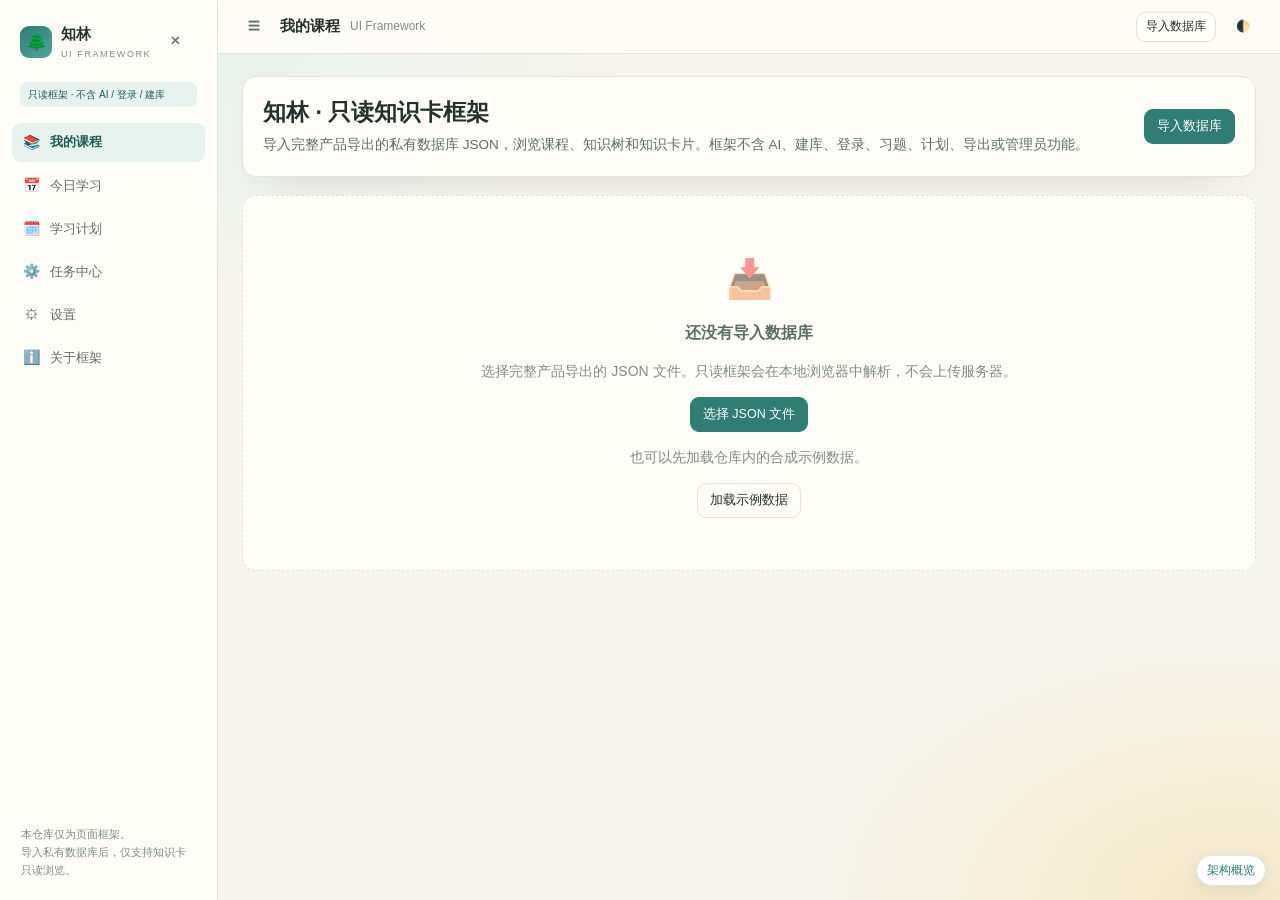
<file: index.html>
<!DOCTYPE html>
<html lang="zh-CN">
<head>
<meta charset="utf-8">
<meta name="viewport" content="width=device-width,initial-scale=1,viewport-fit=cover">
<meta name="description" content="知林只读 UI 框架：导入私有数据库，浏览知识树和知识卡片。">
<title>知林 UI Framework · 只读知识卡</title>
<link rel="stylesheet" href="assets/app.min.css">
</head>
<body>
<div id="app">
  <div style="margin:auto;padding:60px 20px;text-align:center;color:#7e8d86">
    <div style="font-size:38px">🌲</div>
    <div style="margin-top:10px">正在加载只读框架…</div>
  </div>
</div>
<script src="assets/app.min.js"></script>
<a href="architecture.html" style="position:fixed;right:14px;bottom:14px;z-index:50;
  padding:6px 10px;border:1px solid #d8e5df;border-radius:999px;background:#fff;
  color:#2f7d73;font:12px -apple-system,BlinkMacSystemFont,'Segoe UI','PingFang SC',sans-serif;
  text-decoration:none;box-shadow:0 4px 14px rgba(36,49,45,.08)">架构概览</a>
</body>
</html>
</file>
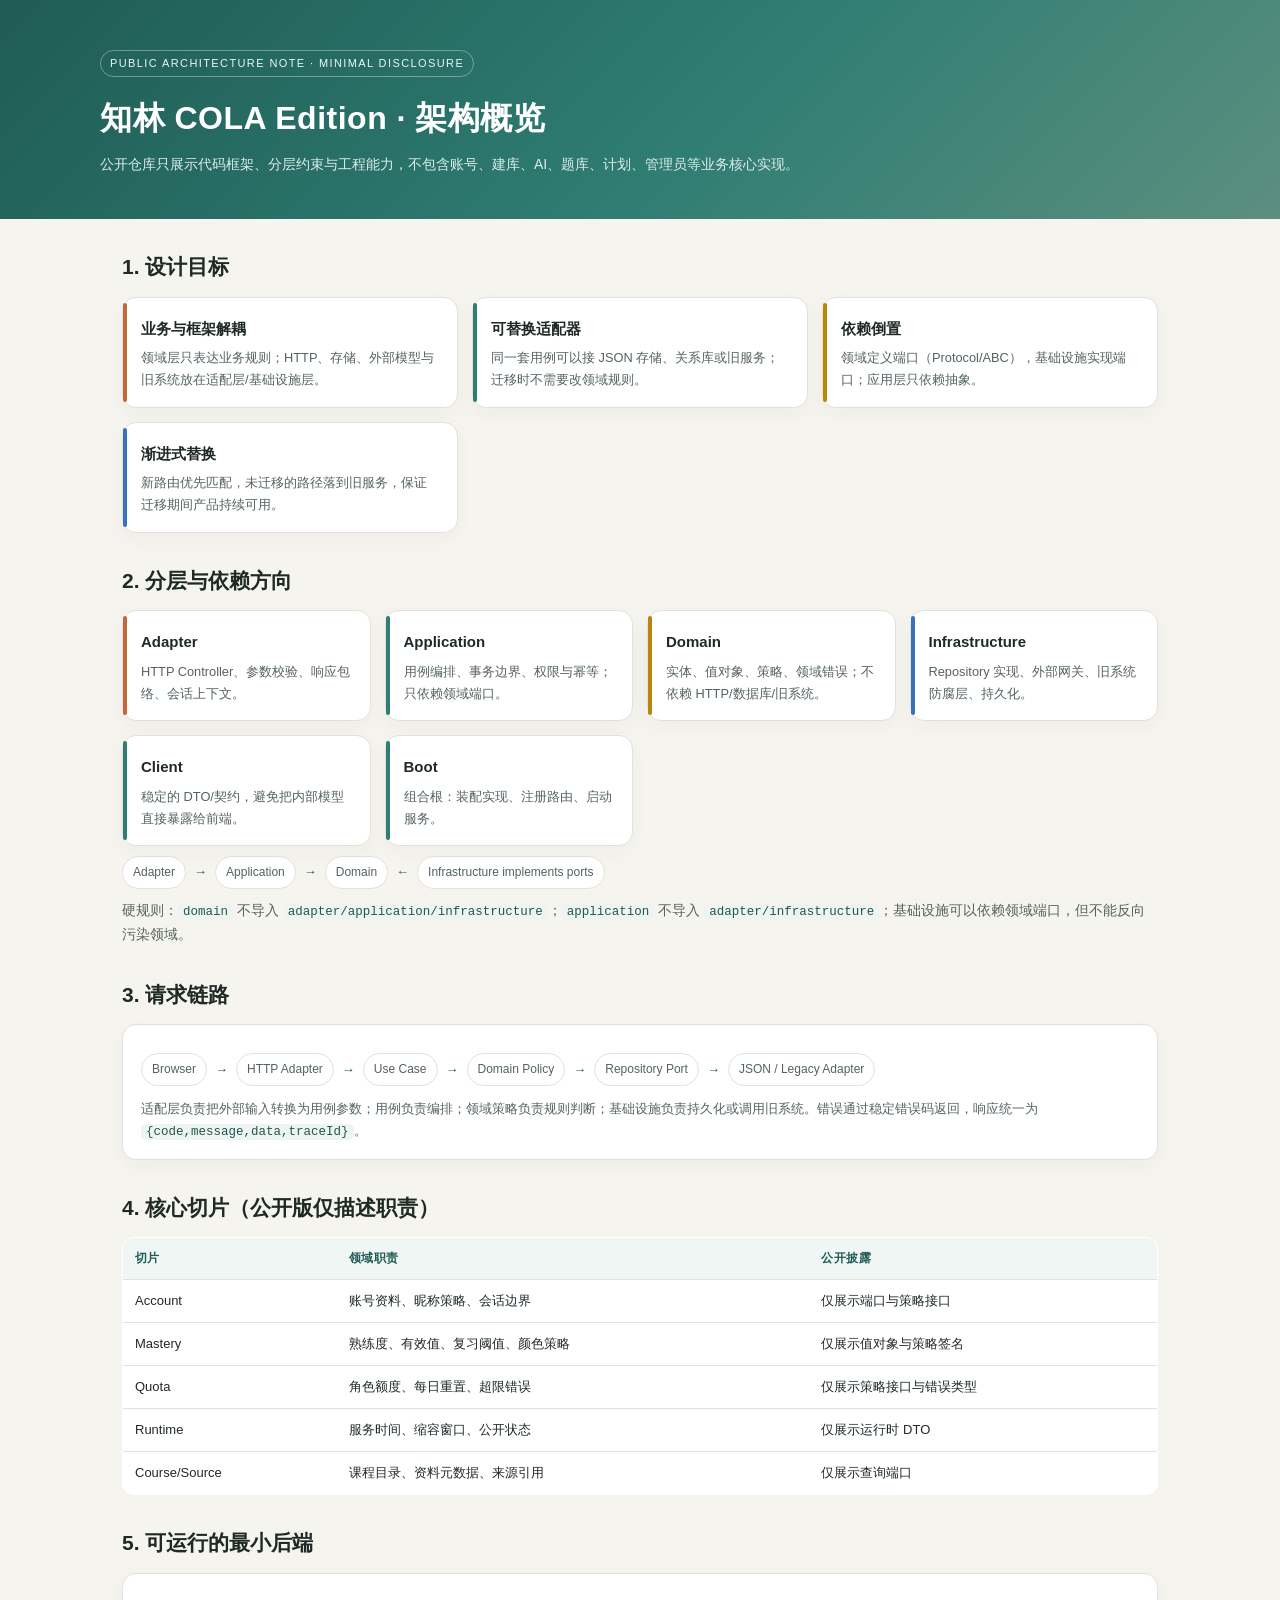
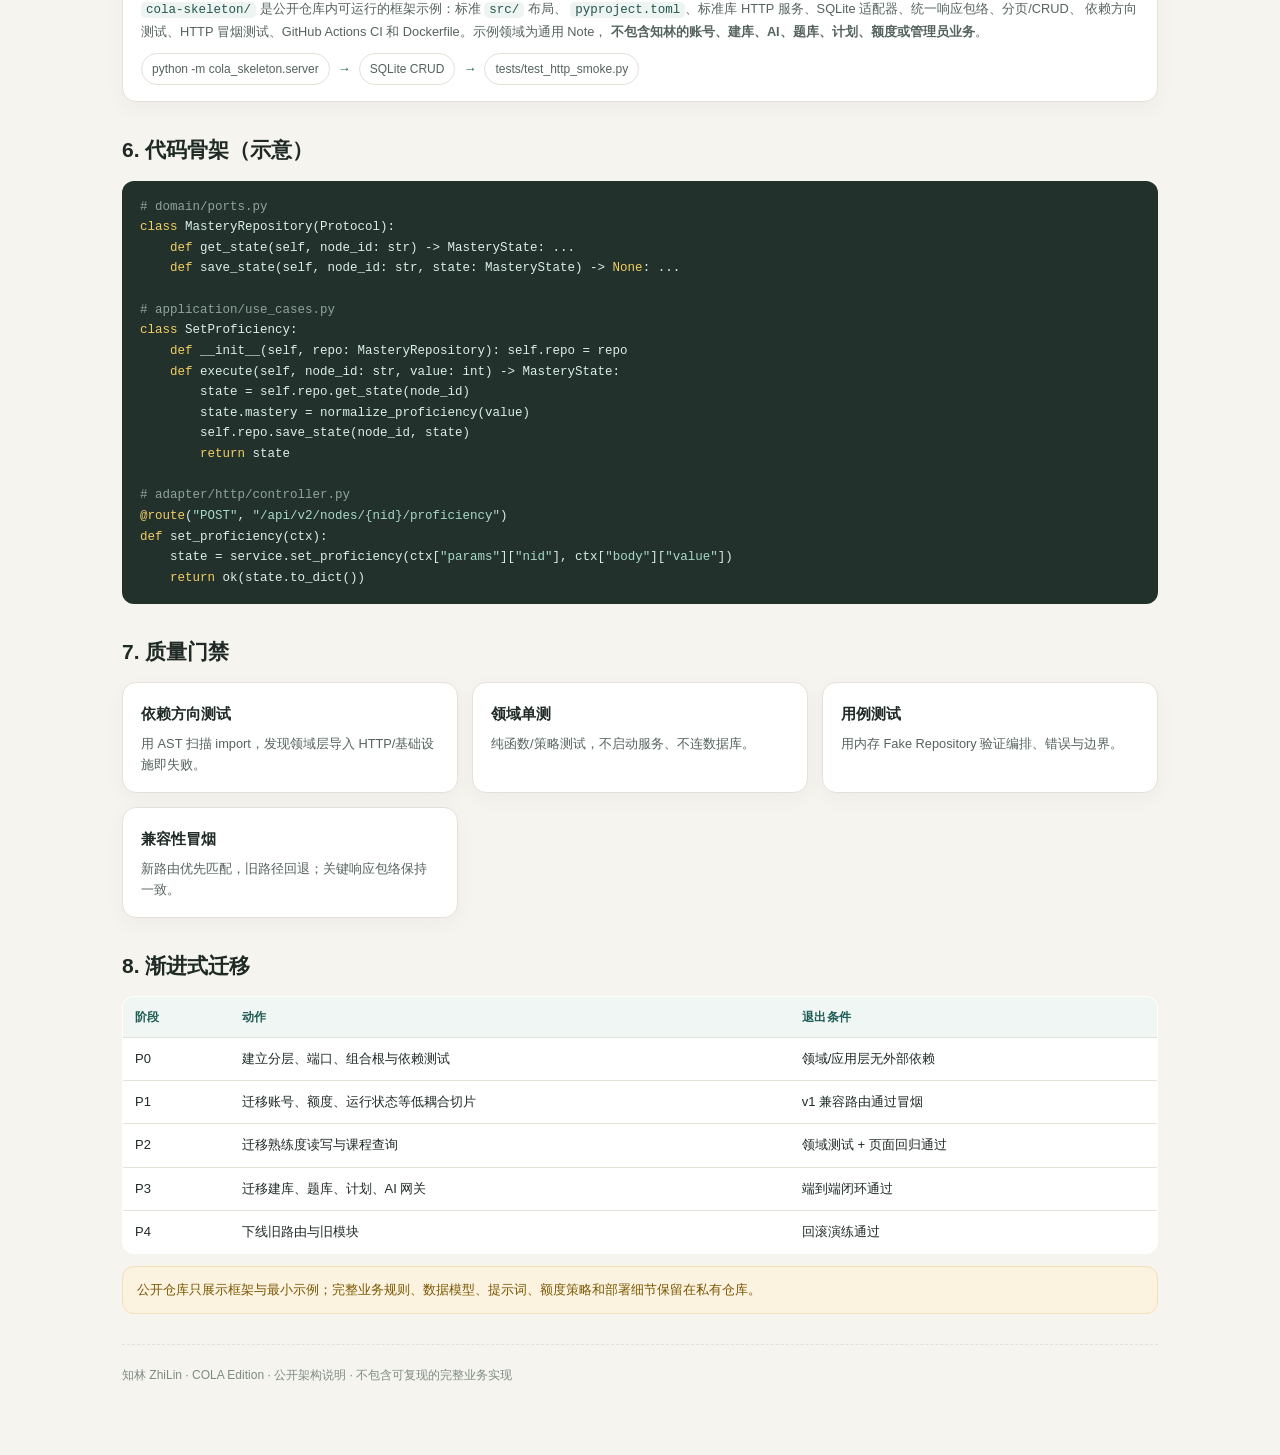
<file: architecture.html>
<!DOCTYPE html>
<html lang="zh-CN">
<head>
<meta charset="utf-8">
<meta name="viewport" content="width=device-width,initial-scale=1">
<meta name="description" content="知林 COLA Edition 架构概览：分层、依赖方向、请求链路与迁移策略。">
<title>知林 COLA Edition · 架构概览</title>
<style>
  :root {
    --ink:#1f2a26; --ink2:#55635d; --ink3:#7d8b85; --line:#e4e1d8;
    --bg:#f6f4ee; --card:#fff; --brand:#2f7d73; --brand2:#1f5c55;
    --soft:#e8f3f0; --gold:#b8860b; --code:#22312c;
  }
  * { box-sizing:border-box; }
  body {
    margin:0; background:var(--bg); color:var(--ink);
    font-family:-apple-system,BlinkMacSystemFont,"Segoe UI","PingFang SC","Microsoft YaHei",sans-serif;
    line-height:1.7;
  }
  header {
    background:linear-gradient(135deg,#1f5c55,#2f7d73 55%,#5c8f7f);
    color:#fff; padding:48px 24px 42px;
  }
  .wrap { max-width:1080px; margin:0 auto; }
  header h1 { margin:0 0 8px; font-size:32px; letter-spacing:.5px; }
  header p { margin:0; max-width:760px; color:#dceee9; font-size:14px; }
  .badge {
    display:inline-block; margin-bottom:14px; padding:3px 9px; border:1px solid rgba(255,255,255,.35);
    border-radius:999px; font-size:11px; letter-spacing:1.4px; color:#e8f7f3;
  }
  main { max-width:1080px; margin:0 auto; padding:30px 22px 70px; }
  section { margin:0 0 30px; }
  h2 { font-size:21px; margin:0 0 12px; }
  h3 { font-size:15px; margin:0 0 6px; }
  p { color:var(--ink2); font-size:14px; }
  .grid { display:grid; gap:14px; }
  .g2 { grid-template-columns:repeat(auto-fit,minmax(280px,1fr)); }
  .g3 { grid-template-columns:repeat(auto-fit,minmax(210px,1fr)); }
  .card {
    background:var(--card); border:1px solid var(--line); border-radius:14px;
    padding:18px 18px 16px; box-shadow:0 6px 20px rgba(36,49,45,.04);
  }
  .card p { margin:6px 0 0; font-size:12.8px; }
  .layer { position:relative; padding-left:18px; }
  .layer::before {
    content:""; position:absolute; left:0; top:5px; bottom:5px; width:4px;
    border-radius:4px; background:var(--brand);
  }
  .layer.outer::before { background:#c2683c; }
  .layer.domain::before { background:var(--gold); }
  .layer.infra::before { background:#3a72b8; }
  .flow { display:flex; flex-wrap:wrap; gap:8px; align-items:center; margin:10px 0 0; }
  .flow span {
    background:#fff; border:1px solid var(--line); border-radius:999px;
    padding:5px 10px; font-size:12px; color:var(--ink2);
  }
  .flow b { color:var(--brand2); font-size:13px; }
  table { width:100%; border-collapse:collapse; background:#fff; border:1px solid var(--line); border-radius:12px; overflow:hidden; }
  th,td { text-align:left; padding:10px 12px; border-bottom:1px solid var(--line); font-size:13px; vertical-align:top; }
  th { background:#f0f6f3; color:var(--brand2); font-size:12px; letter-spacing:.4px; }
  tr:last-child td { border-bottom:0; }
  code,pre { font-family:"SFMono-Regular",Consolas,"Liberation Mono",monospace; }
  code { background:#edf4f1; color:#24564f; padding:1px 5px; border-radius:5px; font-size:12.5px; }
  pre {
    background:var(--code); color:#dceee9; padding:16px 18px; border-radius:12px;
    overflow:auto; font-size:12.5px; line-height:1.65;
  }
  pre .k { color:#f2ce63; } pre .s { color:#a8d8c8; } pre .c { color:#8fa39c; }
  .note { background:#fbf3e0; border:1px solid #f0e0b8; color:#7a5600; border-radius:12px; padding:12px 14px; font-size:13px; }
  .ok { color:var(--brand2); font-weight:650; }
  footer { color:var(--ink3); font-size:12px; padding-top:20px; border-top:1px dashed var(--line); }
  @media (max-width:560px) {
    header { padding:34px 18px 30px; }
    header h1 { font-size:25px; }
    main { padding:22px 14px 50px; }
    th,td { padding:8px; font-size:12px; }
  }
  @media print {
    header { background:#fff !important; color:#111; border-bottom:2px solid #2f7d73; }
    header p,.badge { color:#333; }
    body { background:#fff; }
    .card,table,pre { box-shadow:none; break-inside:avoid; }
    a { color:#111; text-decoration:none; }
  }
</style>
</head>
<body>
<header>
  <div class="wrap">
    <div class="badge">PUBLIC ARCHITECTURE NOTE · MINIMAL DISCLOSURE</div>
    <h1>知林 COLA Edition · 架构概览</h1>
    <p>公开仓库只展示代码框架、分层约束与工程能力，不包含账号、建库、AI、题库、计划、管理员等业务核心实现。</p>
  </div>
</header>
<main>
  <section>
    <h2>1. 设计目标</h2>
    <div class="grid g2">
      <div class="card layer outer"><h3>业务与框架解耦</h3><p>领域层只表达业务规则；HTTP、存储、外部模型与旧系统放在适配层/基础设施层。</p></div>
      <div class="card layer"><h3>可替换适配器</h3><p>同一套用例可以接 JSON 存储、关系库或旧服务；迁移时不需要改领域规则。</p></div>
      <div class="card layer domain"><h3>依赖倒置</h3><p>领域定义端口（Protocol/ABC），基础设施实现端口；应用层只依赖抽象。</p></div>
      <div class="card layer infra"><h3>渐进式替换</h3><p>新路由优先匹配，未迁移的路径落到旧服务，保证迁移期间产品持续可用。</p></div>
    </div>
  </section>

  <section>
    <h2>2. 分层与依赖方向</h2>
    <div class="grid g3">
      <div class="card layer outer"><h3>Adapter</h3><p>HTTP Controller、参数校验、响应包络、会话上下文。</p></div>
      <div class="card layer"><h3>Application</h3><p>用例编排、事务边界、权限与幂等；只依赖领域端口。</p></div>
      <div class="card layer domain"><h3>Domain</h3><p>实体、值对象、策略、领域错误；不依赖 HTTP/数据库/旧系统。</p></div>
      <div class="card layer infra"><h3>Infrastructure</h3><p>Repository 实现、外部网关、旧系统防腐层、持久化。</p></div>
      <div class="card layer"><h3>Client</h3><p>稳定的 DTO/契约，避免把内部模型直接暴露给前端。</p></div>
      <div class="card layer"><h3>Boot</h3><p>组合根：装配实现、注册路由、启动服务。</p></div>
    </div>
    <div class="flow">
      <span>Adapter</span><b>→</b><span>Application</span><b>→</b><span>Domain</span>
      <b>←</b><span>Infrastructure implements ports</span>
    </div>
    <p style="margin-top:10px">硬规则：<code>domain</code> 不导入 <code>adapter/application/infrastructure</code>；<code>application</code> 不导入 <code>adapter/infrastructure</code>；基础设施可以依赖领域端口，但不能反向污染领域。</p>
  </section>

  <section>
    <h2>3. 请求链路</h2>
    <div class="card">
      <div class="flow">
        <span>Browser</span><b>→</b><span>HTTP Adapter</span><b>→</b><span>Use Case</span>
        <b>→</b><span>Domain Policy</span><b>→</b><span>Repository Port</span>
        <b>→</b><span>JSON / Legacy Adapter</span>
      </div>
      <p style="margin-top:12px">适配层负责把外部输入转换为用例参数；用例负责编排；领域策略负责规则判断；基础设施负责持久化或调用旧系统。错误通过稳定错误码返回，响应统一为 <code>{code,message,data,traceId}</code>。</p>
    </div>
  </section>

  <section>
    <h2>4. 核心切片（公开版仅描述职责）</h2>
    <table>
      <thead><tr><th>切片</th><th>领域职责</th><th>公开披露</th></tr></thead>
      <tbody>
        <tr><td>Account</td><td>账号资料、昵称策略、会话边界</td><td>仅展示端口与策略接口</td></tr>
        <tr><td>Mastery</td><td>熟练度、有效值、复习阈值、颜色策略</td><td>仅展示值对象与策略签名</td></tr>
        <tr><td>Quota</td><td>角色额度、每日重置、超限错误</td><td>仅展示策略接口与错误类型</td></tr>
        <tr><td>Runtime</td><td>服务时间、缩容窗口、公开状态</td><td>仅展示运行时 DTO</td></tr>
        <tr><td>Course/Source</td><td>课程目录、资料元数据、来源引用</td><td>仅展示查询端口</td></tr>
      </tbody>
    </table>
  </section>

  <section>
    <h2>5. 可运行的最小后端</h2>
    <div class="card">
      <p><code>cola-skeleton/</code> 是公开仓库内可运行的框架示例：标准 <code>src/</code> 布局、
      <code>pyproject.toml</code>、标准库 HTTP 服务、SQLite 适配器、统一响应包络、分页/CRUD、
      依赖方向测试、HTTP 冒烟测试、GitHub Actions CI 和 Dockerfile。示例领域为通用 Note，
      <b>不包含知林的账号、建库、AI、题库、计划、额度或管理员业务</b>。</p>
      <div class="flow">
        <span>python -m cola_skeleton.server</span><b>→</b><span>SQLite CRUD</span>
        <b>→</b><span>tests/test_http_smoke.py</span>
      </div>
    </div>
  </section>

  <section>
    <h2>6. 代码骨架（示意）</h2>
    <pre><span class="c"># domain/ports.py</span>
<span class="k">class</span> MasteryRepository(Protocol):
    <span class="k">def</span> get_state(self, node_id: str) -&gt; MasteryState: ...
    <span class="k">def</span> save_state(self, node_id: str, state: MasteryState) -&gt; <span class="k">None</span>: ...

<span class="c"># application/use_cases.py</span>
<span class="k">class</span> SetProficiency:
    <span class="k">def</span> __init__(self, repo: MasteryRepository): self.repo = repo
    <span class="k">def</span> execute(self, node_id: str, value: int) -&gt; MasteryState:
        state = self.repo.get_state(node_id)
        state.mastery = normalize_proficiency(value)
        self.repo.save_state(node_id, state)
        <span class="k">return</span> state

<span class="c"># adapter/http/controller.py</span>
<span class="k">@route</span>(<span class="s">"POST"</span>, <span class="s">"/api/v2/nodes/{nid}/proficiency"</span>)
<span class="k">def</span> set_proficiency(ctx):
    state = service.set_proficiency(ctx[<span class="s">"params"</span>][<span class="s">"nid"</span>], ctx[<span class="s">"body"</span>][<span class="s">"value"</span>])
    <span class="k">return</span> ok(state.to_dict())</pre>
  </section>

  <section>
    <h2>7. 质量门禁</h2>
    <div class="grid g2">
      <div class="card"><h3>依赖方向测试</h3><p>用 AST 扫描 import，发现领域层导入 HTTP/基础设施即失败。</p></div>
      <div class="card"><h3>领域单测</h3><p>纯函数/策略测试，不启动服务、不连数据库。</p></div>
      <div class="card"><h3>用例测试</h3><p>用内存 Fake Repository 验证编排、错误与边界。</p></div>
      <div class="card"><h3>兼容性冒烟</h3><p>新路由优先匹配，旧路径回退；关键响应包络保持一致。</p></div>
    </div>
  </section>

  <section>
    <h2>8. 渐进式迁移</h2>
    <table>
      <thead><tr><th>阶段</th><th>动作</th><th>退出条件</th></tr></thead>
      <tbody>
        <tr><td>P0</td><td>建立分层、端口、组合根与依赖测试</td><td>领域/应用层无外部依赖</td></tr>
        <tr><td>P1</td><td>迁移账号、额度、运行状态等低耦合切片</td><td>v1 兼容路由通过冒烟</td></tr>
        <tr><td>P2</td><td>迁移熟练度读写与课程查询</td><td>领域测试 + 页面回归通过</td></tr>
        <tr><td>P3</td><td>迁移建库、题库、计划、AI 网关</td><td>端到端闭环通过</td></tr>
        <tr><td>P4</td><td>下线旧路由与旧模块</td><td>回滚演练通过</td></tr>
      </tbody>
    </table>
    <div class="note" style="margin-top:12px">公开仓库只展示框架与最小示例；完整业务规则、数据模型、提示词、额度策略和部署细节保留在私有仓库。</div>
  </section>

  <footer>知林 ZhiLin · COLA Edition · 公开架构说明 · 不包含可复现的完整业务实现</footer>
</main>
</body>
</html>
</file>
<file: assets/app.min.css>
:root{--bg: #f7f5ef;--panel: #fffdf8;--ink: #24312d;--ink2: #5e6e67;--ink3: #7e8d86;--line: #e4e2da;--brand: #2f7d73;--brand-dark: #1f5c55;--brand-soft: #e8f3f0;--gold: #d99a00;--danger: #c8503c;--shadow: 0 16px 44px -28px rgba(36, 49, 45, .3);--radius: 14px;--font: -apple-system, BlinkMacSystemFont, "Segoe UI", "PingFang SC", "Microsoft YaHei", sans-serif}[data-theme=dark]{--bg: #0c111b;--panel: #141b29;--ink: #eef3f0;--ink2: #b9c5c0;--ink3: #87958f;--line: #273142;--brand: #83d4b2;--brand-dark: #bdeed7;--brand-soft: rgba(131, 212, 178, .13);--gold: #f0c66b;--danger: #e79083;--shadow: 0 18px 50px -28px rgba(0, 0, 0, .7)}*{box-sizing:border-box}html,body{margin:0;min-height:100%}body{background:radial-gradient(900px 520px at 8% 0%,#e3f0ea 0%,transparent 60%),radial-gradient(760px 480px at 96% 100%,#f3e7c8 0%,transparent 58%),var(--bg);color:var(--ink);font:14px/1.65 var(--font);-webkit-font-smoothing:antialiased}[data-theme=dark] body{background:radial-gradient(900px 520px at 8% 0%,#122b29 0%,transparent 60%),radial-gradient(760px 480px at 96% 100%,#2b2113 0%,transparent 58%),var(--bg)}a{color:var(--brand);text-decoration:none}button,input,select{font:inherit}button{color:inherit}#app{display:flex;min-height:100vh}.sidebar{width:218px;flex:none;background:var(--panel);border-right:1px solid var(--line);padding:18px 12px;display:flex;flex-direction:column;gap:4px;position:sticky;top:0;height:100vh;overflow-y:auto}.logo{display:flex;align-items:center;gap:9px;padding:4px 8px 16px}.logo-mark{width:32px;height:32px;border-radius:9px;display:grid;place-items:center;background:linear-gradient(145deg,var(--brand),#4fa69a);color:#fff;font-size:17px}.logo b{font-size:15px;letter-spacing:.4px;display:block}.logo small{display:block;font-size:9px;letter-spacing:1.6px;color:var(--ink3)}.framework-tag{margin:0 8px 12px;padding:5px 8px;border-radius:7px;background:var(--brand-soft);color:var(--brand-dark);font-size:10px;line-height:1.5}.nav-item{display:flex;align-items:center;gap:10px;width:100%;padding:8px 11px;border:0;border-radius:9px;background:none;color:var(--ink2);text-align:left;cursor:pointer;font-size:13px}.nav-item:hover{background:var(--line);color:var(--ink)}.nav-item.active{background:var(--brand-soft);color:var(--brand-dark);font-weight:600}.nav-item .ic{width:17px;text-align:center;font-size:14px}.nav-sep{height:1px;background:var(--line);margin:10px 6px}.nav-label{padding:6px 11px 2px;color:var(--ink3);font-size:10px;letter-spacing:.7px}.sidebar-foot{margin-top:auto;padding:10px 9px 2px;color:var(--ink3);font-size:10.5px;line-height:1.7}.main{flex:1;min-width:0;display:flex;flex-direction:column}.topbar{min-height:54px;display:flex;align-items:center;gap:10px;padding:0 20px;border-bottom:1px solid var(--line);background:color-mix(in srgb,var(--panel) 88%,transparent);backdrop-filter:blur(10px);position:sticky;top:0;z-index:30}.topbar h1{margin:0;font-size:15px;font-weight:650;white-space:nowrap}.crumb{color:var(--ink3);font-size:12px}.spacer{flex:1}.mobile-menu,.sidebar-close{display:none}.btn{display:inline-flex;align-items:center;justify-content:center;gap:5px;min-height:34px;padding:6px 12px;border:1px solid var(--line);border-radius:9px;background:var(--panel);color:var(--ink);cursor:pointer;font-size:12.5px;white-space:nowrap}.btn:hover{background:var(--brand-soft)}.btn.primary{background:var(--brand);border-color:var(--brand);color:#fff}.btn.primary:hover{background:var(--brand-dark);color:#fff}.btn.ghost{border-color:transparent;background:none;color:var(--ink2)}.btn.ghost:hover{background:var(--line);color:var(--ink)}.btn:disabled{opacity:.45;cursor:not-allowed}.btn.sm{min-height:30px;padding:4px 9px;font-size:11.5px}.page{width:100%;max-width:1180px;margin:0 auto;padding:22px 24px 60px}.hero{display:flex;align-items:center;gap:18px;flex-wrap:wrap;padding:20px;margin-bottom:18px;border:1px solid var(--line);border-radius:var(--radius);background:var(--panel);box-shadow:var(--shadow)}.hero h2{margin:0 0 6px;font-size:23px;line-height:1.35}.hero p{margin:0;color:var(--ink2);font-size:13.5px}.hero-actions{margin-left:auto;display:flex;gap:8px;flex-wrap:wrap}.course-grid{display:grid;grid-template-columns:repeat(auto-fill,minmax(280px,1fr));gap:14px}.course-card{border:1px solid var(--line);border-radius:var(--radius);overflow:hidden;background:var(--panel);box-shadow:var(--shadow);cursor:pointer;transition:transform .16s,box-shadow .16s}.course-card:hover{transform:translateY(-2px);box-shadow:0 20px 50px -26px #24312d59}.course-cover{height:84px;padding:12px 15px;display:flex;align-items:flex-end}.course-cover h3{margin:0;color:#fff;font-size:16px;line-height:1.35;text-shadow:0 1px 6px rgba(0,0,0,.25)}.course-body{padding:13px 15px 15px}.course-intro{min-height:38px;margin-bottom:10px;color:var(--ink2);font-size:12.5px}.metrics{display:grid;grid-template-columns:repeat(3,1fr);gap:5px;text-align:center}.metrics b{display:block;font-size:16px}.metrics span{color:var(--ink3);font-size:10.5px}.tag{display:inline-flex;align-items:center;gap:3px;padding:1px 7px;border-radius:99px;background:var(--line);color:var(--ink2);font-size:10.5px;font-weight:500}.tag.brand{background:var(--brand-soft);color:var(--brand-dark)}.tag.gold{background:#fdf3d6;color:#8a6a00}.tag.green{background:#e3f1e7;color:#2c6b40}.tag.danger{background:#fbe9e5;color:#9b3a28}[data-theme=dark] .tag.gold{background:#3a3113;color:#f2ce63}[data-theme=dark] .tag.green{background:#1e3326;color:#86d3a0}.empty{padding:52px 20px;text-align:center;color:var(--ink3);border:1px dashed var(--line);border-radius:var(--radius);background:var(--panel)}.empty .big{display:block;margin-bottom:9px;font-size:38px;opacity:.55}.empty h3{margin:0 0 6px;color:var(--ink2);font-size:16px}.panel{padding:16px;margin-bottom:14px;border:1px solid var(--line);border-radius:var(--radius);background:var(--panel);box-shadow:var(--shadow)}.panel-head{display:flex;align-items:center;gap:8px;flex-wrap:wrap;margin-bottom:11px}.panel-head h2{margin:0;font-size:15px}.toolbar{display:flex;gap:7px;flex-wrap:wrap;margin-bottom:14px}.tree{display:flex;flex-direction:column;gap:7px}.tree-group{margin-left:15px;border-left:1px solid var(--line);padding-left:12px}.tree-row{display:flex;align-items:flex-start;gap:8px;padding:9px 11px;border:1px solid var(--line);border-radius:10px;background:var(--panel);cursor:pointer;transition:border-color .14s,background .14s}.tree-row:hover{border-color:var(--brand);background:var(--brand-soft)}.tree-row .node-dot{width:8px;height:8px;margin-top:6px;border-radius:50%;flex:none;background:var(--brand)}.tree-row .node-main{flex:1;min-width:0}.tree-row .node-name{font-size:13px;font-weight:600}.tree-row .node-sum{margin-top:2px;color:var(--ink3);font-size:11.5px;overflow:hidden;text-overflow:ellipsis;white-space:nowrap}.tree-row .node-tags{display:flex;gap:4px;flex-wrap:wrap;margin-top:4px}.table-wrap{overflow-x:auto;border:1px solid var(--line);border-radius:10px}table{width:100%;border-collapse:collapse;font-size:12.5px;white-space:nowrap}th{background:var(--brand-soft);color:var(--brand-dark);font-weight:600;text-align:left;padding:9px 10px}td{padding:8px 10px;border-top:1px solid var(--line)}tr[data-nid]{cursor:pointer}tr[data-nid]:hover td{background:var(--brand-soft)}.crumbline{margin-bottom:8px;color:var(--ink3);font-size:12px}.card-title-row{display:flex;align-items:flex-start;gap:10px;flex-wrap:wrap}.card-title-row h1{margin:0 0 7px;font-size:24px;line-height:1.35}.node-meta{display:flex;gap:5px;flex-wrap:wrap;margin-bottom:12px}.summary-box{margin-bottom:14px;padding:11px 14px;border-left:3px solid var(--brand);border-radius:0 9px 9px 0;background:var(--brand-soft);color:var(--ink2);font-size:13.5px}.md{font-size:14px;line-height:1.82}.md h2{margin:22px 0 8px;padding-left:9px;border-left:3px solid var(--brand);font-size:15px}.md h3{margin:16px 0 7px;font-size:14px}.md p{margin:8px 0}.md ul,.md ol{margin:8px 0;padding-left:22px}.md li{margin:3px 0}.md code{padding:1px 5px;border-radius:4px;background:var(--line);font-family:Consolas,monospace;font-size:12.5px}.md strong{font-weight:700}.source{margin-bottom:8px;padding:10px 12px;border:1px solid var(--line);border-radius:9px;background:var(--bg)}.source .loc{font-size:12px;font-weight:600}.source .quote{margin-top:5px;color:var(--ink2);font-size:12px;font-style:italic}.rel-row{display:flex;gap:6px;flex-wrap:wrap;margin:4px 0 10px}.rel{padding:3px 9px;border:1px solid var(--line);border-radius:7px;background:var(--bg);color:var(--ink2);font-size:11.5px;cursor:pointer}.rel:hover{border-color:var(--brand);color:var(--brand-dark)}.disabled-actions{display:flex;gap:7px;flex-wrap:wrap;margin:14px 0}.placeholder{padding:20px;border:1px dashed var(--line);border-radius:12px;background:var(--panel)}.placeholder h2{margin:0 0 7px;font-size:17px}.placeholder p{margin:0;color:var(--ink2);font-size:13px}.notice{padding:9px 12px;border:1px solid #f0e0b8;border-radius:9px;background:#fbf3e0;color:#8a5b00;font-size:12px;line-height:1.7}[data-theme=dark] .notice{background:#3a3113;border-color:#4a3f18;color:#f2ce63}.settings-row{display:flex;align-items:center;gap:12px;flex-wrap:wrap;padding:11px 0;border-bottom:1px solid var(--line)}.settings-row:last-child{border-bottom:0}.settings-row .label{flex:1;min-width:200px}.settings-row .label b{display:block;font-size:13.5px}.settings-row .label span{color:var(--ink3);font-size:11.5px}.input{min-height:34px;padding:6px 10px;border:1px solid var(--line);border-radius:8px;background:var(--panel);color:var(--ink)}.toast-box{position:fixed;right:16px;bottom:16px;z-index:100;display:flex;flex-direction:column;gap:8px;align-items:flex-end}.toast{max-width:330px;padding:9px 13px;border:1px solid var(--line);border-left:3px solid var(--brand);border-radius:9px;background:var(--panel);box-shadow:var(--shadow);font-size:12.5px}.toast.err{border-left-color:var(--danger)}.hidden{display:none!important}@media (max-width: 760px){.sidebar{position:fixed;inset:0 auto 0 0;z-index:60;width:min(84vw,300px);transform:translate(-105%);transition:transform .22s;height:100dvh;box-shadow:20px 0 45px #0003}.sidebar.open{transform:none}.sidebar-close{display:inline-flex;margin-left:auto}.mobile-menu{display:inline-flex}.scrim{display:block;position:fixed;inset:0;z-index:50;background:#0f171473;opacity:0;pointer-events:none;transition:opacity .2s}body.menu-open .scrim{opacity:1;pointer-events:auto}.topbar{padding:7px 10px;gap:6px}.topbar h1{flex:1;min-width:0;overflow:hidden;text-overflow:ellipsis;font-size:14.5px;white-space:nowrap}.topbar .crumb,.topbar .desktop-only{display:none}.page{padding:13px 11px 78px}.hero{padding:15px}.hero h2{font-size:19px}.hero-actions{margin-left:0;width:100%}.hero-actions .btn{flex:1}.course-grid{grid-template-columns:1fr}.metrics{grid-template-columns:repeat(3,1fr)}.card-title-row h1{font-size:20px}.btn,.input{min-height:38px}.disabled-actions .btn{flex:1 1 auto}.toast-box{left:10px;right:10px;bottom:10px;align-items:stretch}.toast{max-width:none}}
</file>
